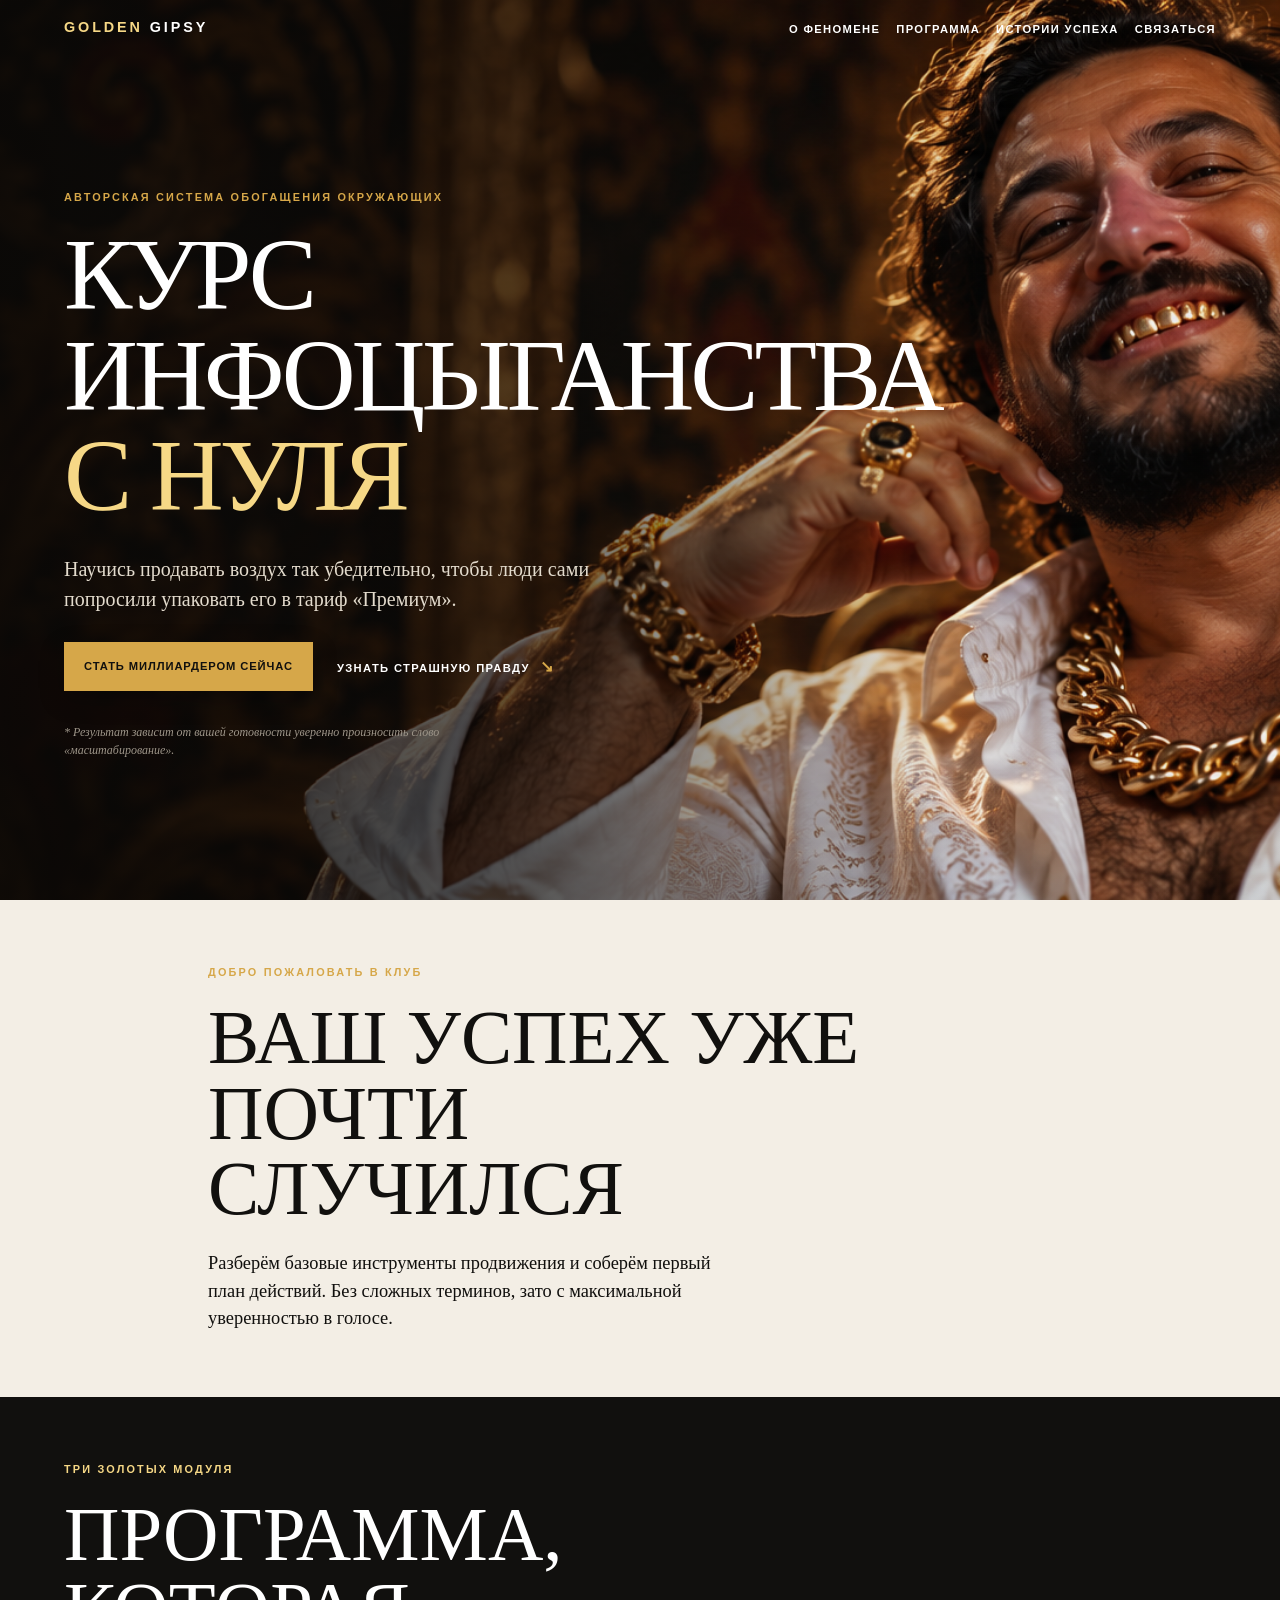
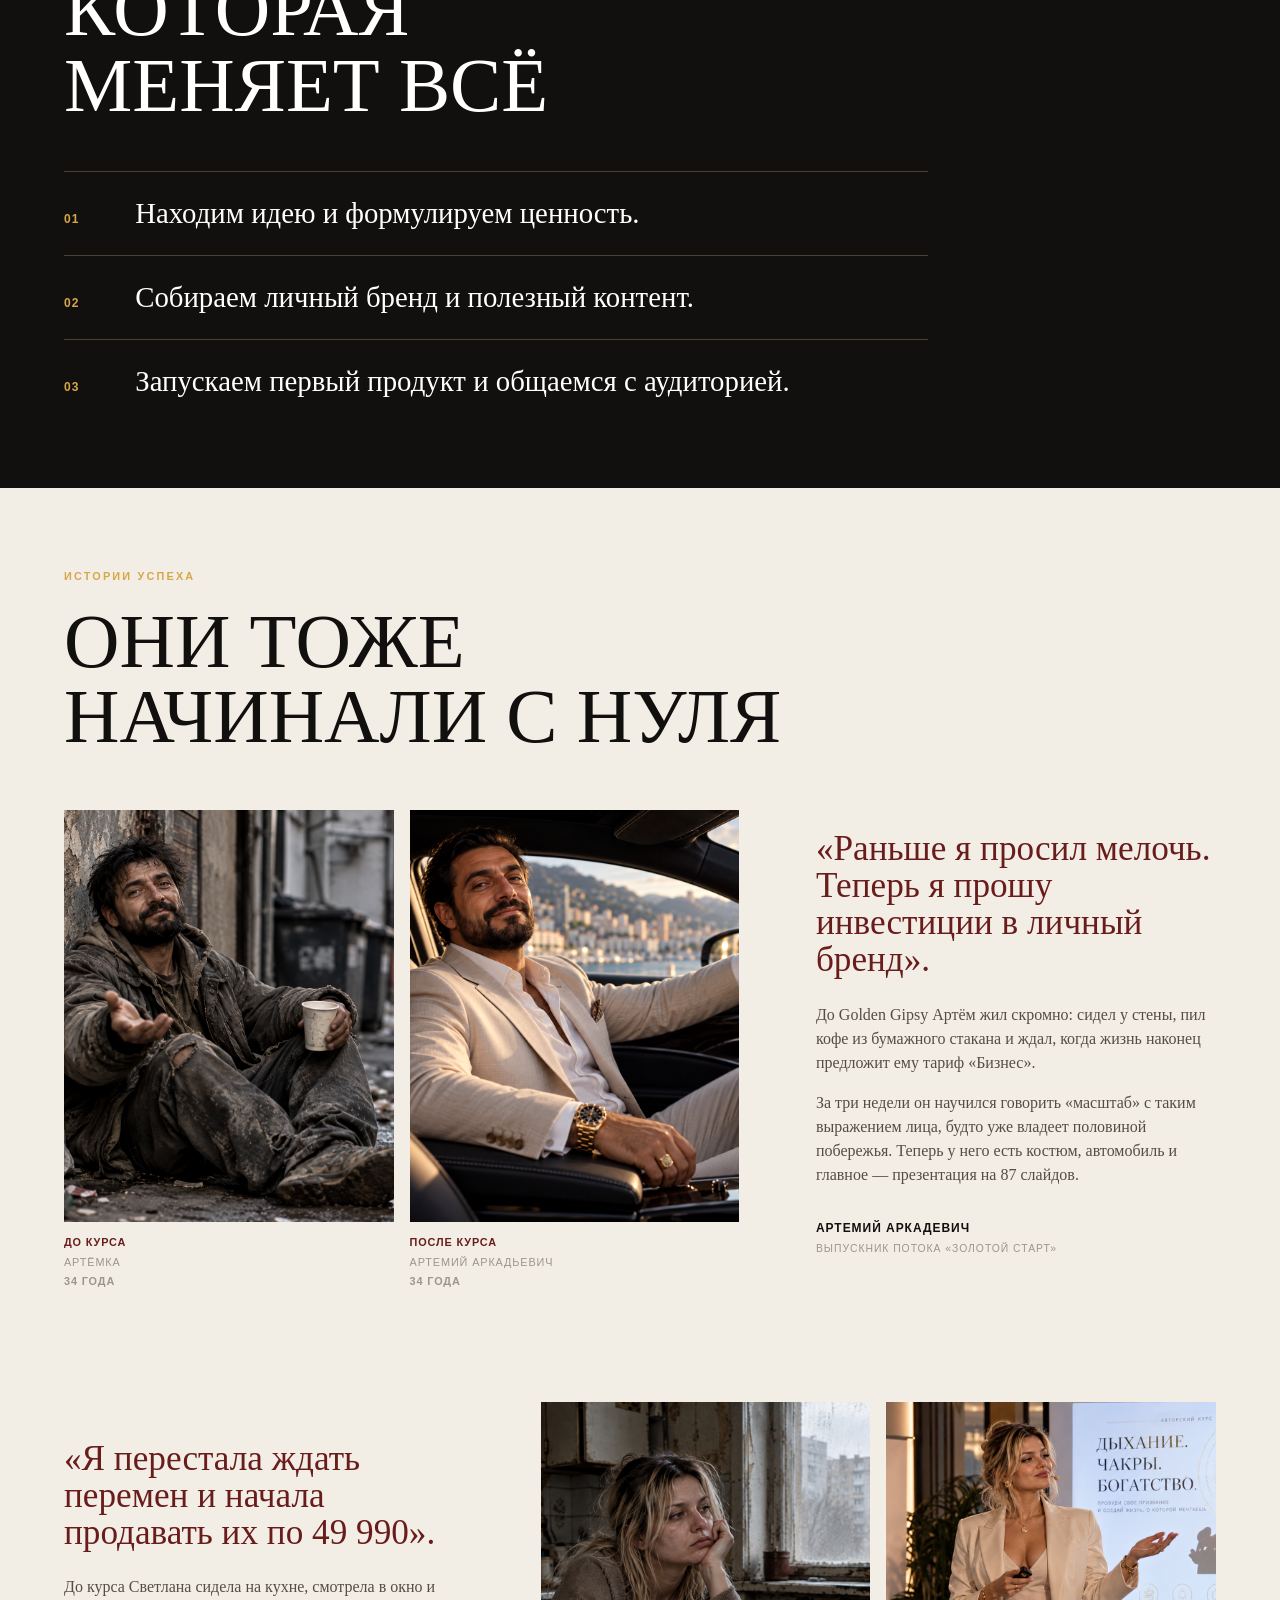
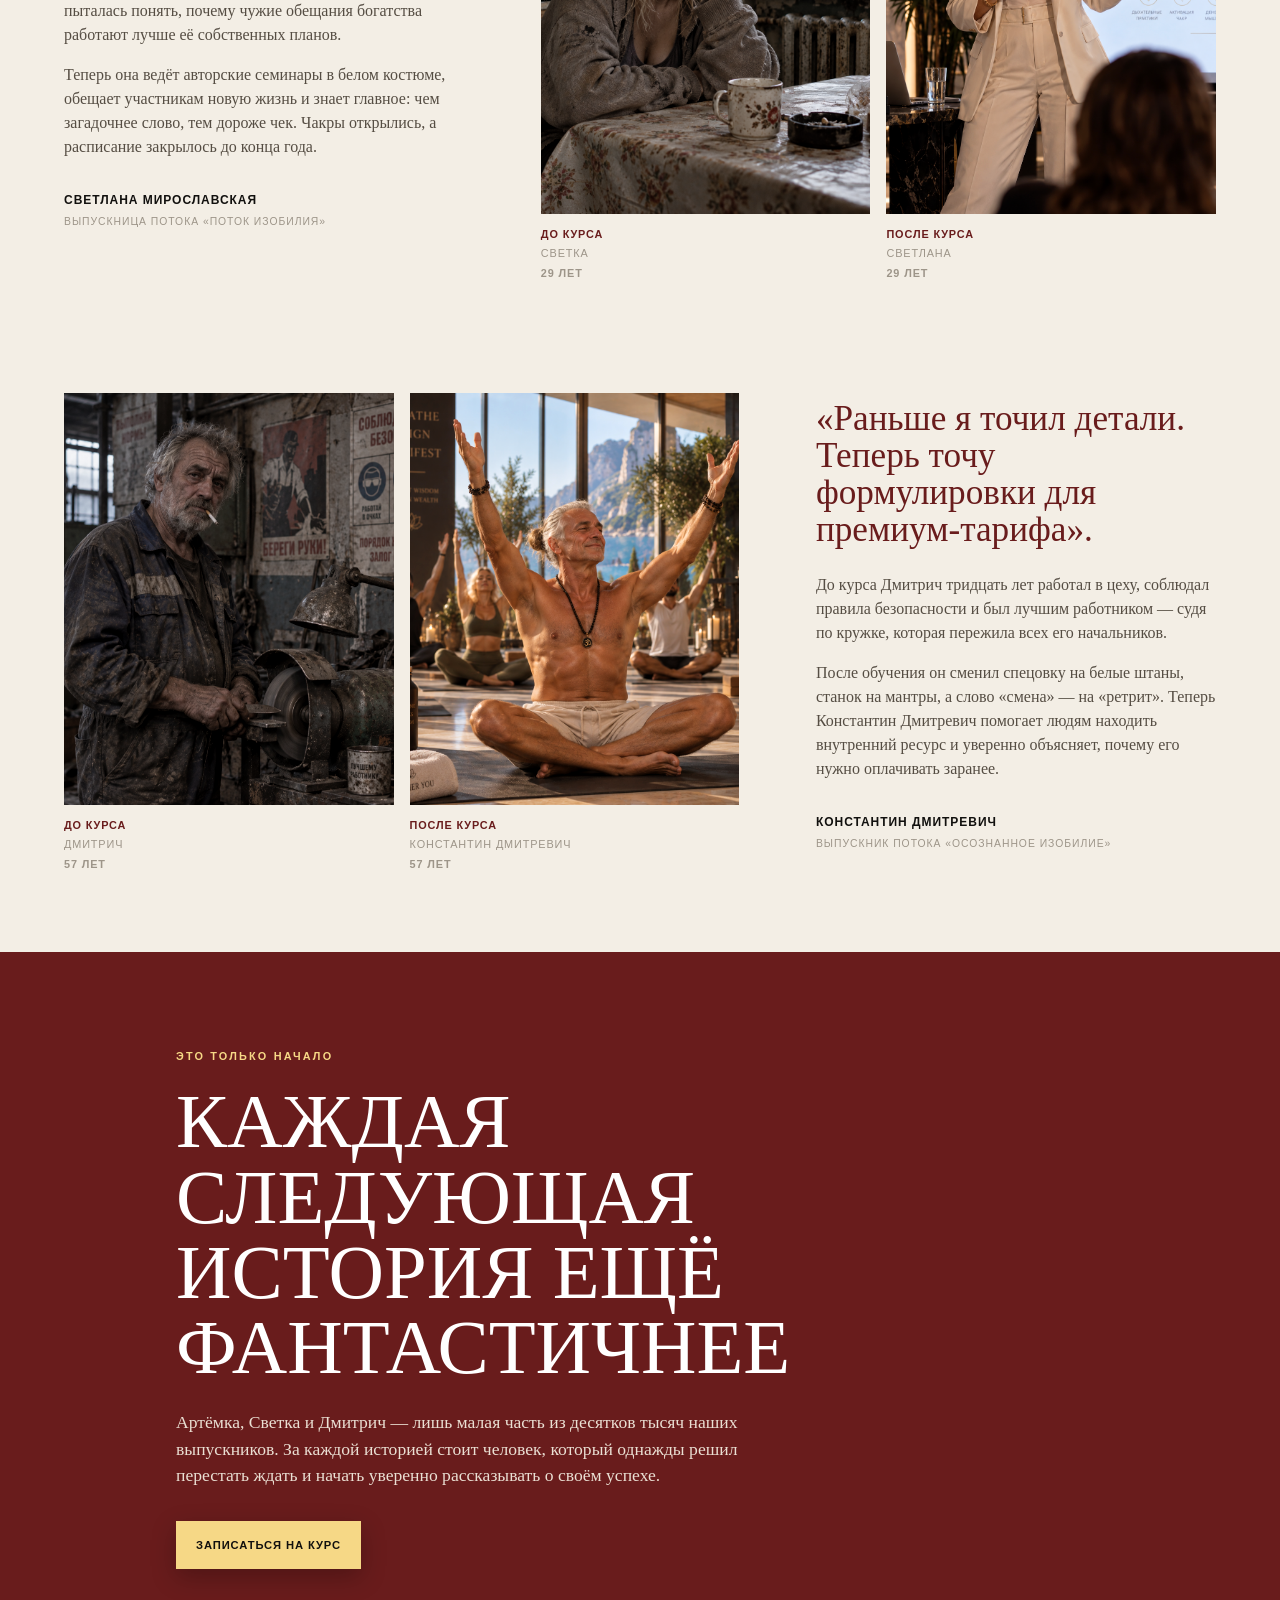
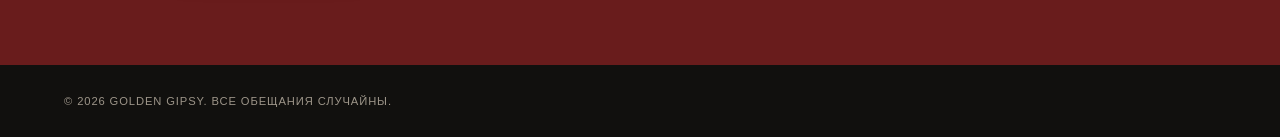
<file: index.html>
<!DOCTYPE html>
<html lang="ru">
<head>
    <meta charset="UTF-8">
    <meta name="viewport" content="width=device-width, initial-scale=1.0">
    <meta name="description" content="Курс инфоцыганства с нуля">
    <title>Golden Gipsy — Курс инфоцыганства</title>
    <script>
        history.scrollRestoration = 'manual';
        if (!window.location.hash) {
            window.scrollTo(0, 0);
        }
    </script>
    <link rel="stylesheet" href="css/style.css">
</head>
<body>
    <header class="site-header">
        <div class="container">
            <a class="logo" href="index.html" aria-label="На главную">GOLDEN <span>GIPSY</span></a>

            <nav class="site-nav" aria-label="Основная навигация">
                <ul>
                    <li><a href="#about">О феномене</a></li>
                    <li><a href="#program">Программа</a></li>
                    <li><a href="#stories">Истории успеха</a></li>
                    <li><a href="#contact">Связаться</a></li>
                </ul>
            </nav>
        </div>
    </header>

    <main>
        <section class="hero" aria-labelledby="hero-title">
            <div class="container">
                <p class="eyebrow">Авторская система обогащения окружающих</p>
                <h1 id="hero-title">Курс инфоцыганства <em>с нуля</em></h1>
                <p class="hero__lead">Научись продавать воздух так убедительно, чтобы люди сами попросили упаковать его в тариф «Премиум».</p>
                <div class="hero__actions">
                    <a class="button button--gold" href="#program">Стать миллиардером сейчас</a>
                    <a class="text-link" href="#about">Узнать страшную правду <span aria-hidden="true">↘</span></a>
                </div>
                <p class="hero__note">* Результат зависит от вашей готовности уверенно произносить слово «масштабирование».</p>
            </div>
        </section>

        <section class="about" id="about" aria-labelledby="about-title">
            <div class="container">
                <p class="eyebrow">Добро пожаловать в клуб</p>
                <h2 id="about-title">Ваш успех уже почти случился</h2>
                <p>Разберём базовые инструменты продвижения и соберём первый план действий. Без сложных терминов, зато с максимальной уверенностью в голосе.</p>
            </div>
        </section>

        <section class="program" id="program" aria-labelledby="program-title">
            <div class="container">
                <p class="eyebrow">Три золотых модуля</p>
                <h2 id="program-title">Программа, которая меняет всё</h2>
                <ol>
                    <li><strong>01</strong> Находим идею и формулируем ценность.</li>
                    <li><strong>02</strong> Собираем личный бренд и полезный контент.</li>
                    <li><strong>03</strong> Запускаем первый продукт и общаемся с аудиторией.</li>
                </ol>
            </div>
        </section>

        <section class="stories" id="stories" aria-labelledby="stories-title">
            <div class="container">
                <p class="eyebrow">Истории успеха</p>
                <h2 id="stories-title">Они тоже начинали с нуля</h2>

                <article class="story">
                    <div class="story__images">
                        <figure class="story__photo">
                            <img src="img/Firstguy_before_changes.png" alt="Артём до курса сидит на улице с бумажным стаканом">
                            <figcaption><span>До курса</span> Артёмка<span class="story__age">34 года</span></figcaption>
                        </figure>
                        <figure class="story__photo story__photo--after">
                            <img src="img/Firstguy_after_changes.png" alt="Артём после курса сидит за рулём дорогого автомобиля">
                            <figcaption><span>После курса</span> Артемий Аркадьевич<span class="story__age">34 года</span></figcaption>
                        </figure>
                    </div>

                    <div class="story__content">
                        <p class="story__quote">«Раньше я просил мелочь. Теперь я прошу инвестиции в личный бренд».</p>
                        <p>До Golden Gipsy Артём жил скромно: сидел у стены, пил кофе из бумажного стакана и ждал, когда жизнь наконец предложит ему тариф «Бизнес».</p>
                        <p>За три недели он научился говорить «масштаб» с таким выражением лица, будто уже владеет половиной побережья. Теперь у него есть костюм, автомобиль и главное — презентация на 87 слайдов.</p>
                        <p class="story__signature">Артемий Аркадевич <span>Выпускник потока «Золотой старт»</span></p>
                    </div>
                </article>

                <article class="story story--reverse">
                    <div class="story__images">
                        <figure class="story__photo">
                            <img src="img/Woman_before_changes.png" alt="Светлана до курса сидит на кухне за столом">
                            <figcaption><span>До курса</span> Светка<span class="story__age">29 лет</span></figcaption>
                        </figure>
                        <figure class="story__photo story__photo--after">
                            <img src="img/Woman_after_changes.png" alt="Светлана после курса ведёт семинар о богатстве и чакрах">
                            <figcaption><span>После курса</span> Светлана<span class="story__age">29 лет</span></figcaption>
                        </figure>
                    </div>

                    <div class="story__content">
                        <p class="story__quote">«Я перестала ждать перемен и начала продавать их по 49 990».</p>
                        <p>До курса Светлана сидела на кухне, смотрела в окно и пыталась понять, почему чужие обещания богатства работают лучше её собственных планов.</p>
                        <p>Теперь она ведёт авторские семинары в белом костюме, обещает участникам новую жизнь и знает главное: чем загадочнее слово, тем дороже чек. Чакры открылись, а расписание закрылось до конца года.</p>
                        <p class="story__signature">Светлана Мирославская <span>Выпускница потока «Поток изобилия»</span></p>
                    </div>
                </article>

                <article class="story">
                    <div class="story__images">
                        <figure class="story__photo">
                            <img src="img/Anotherguy_before_changes.png" alt="Дмитрич до курса работает в старом промышленном цехе">
                            <figcaption><span>До курса</span> Дмитрич<span class="story__age">57 лет</span></figcaption>
                        </figure>
                        <figure class="story__photo story__photo--after">
                            <img src="img/Anotherguy_after_changes.png" alt="Константин Дмитревич проводит духовную практику в светлом зале">
                            <figcaption><span>После курса</span> Константин Дмитревич<span class="story__age">57 лет</span></figcaption>
                        </figure>
                    </div>

                    <div class="story__content">
                        <p class="story__quote">«Раньше я точил детали. Теперь точу формулировки для премиум-тарифа».</p>
                        <p>До курса Дмитрич тридцать лет работал в цеху, соблюдал правила безопасности и был лучшим работником — судя по кружке, которая пережила всех его начальников.</p>
                        <p>После обучения он сменил спецовку на белые штаны, станок на мантры, а слово «смена» — на «ретрит». Теперь Константин Дмитревич помогает людям находить внутренний ресурс и уверенно объясняет, почему его нужно оплачивать заранее.</p>
                        <p class="story__signature">Константин Дмитревич <span>Выпускник потока «Осознанное изобилие»</span></p>
                    </div>
                </article>
            </div>
        </section>

        <section class="final-cta" id="contact" aria-labelledby="final-cta-title">
            <div class="container">
                <p class="eyebrow">Это только начало</p>
                <h2 id="final-cta-title">Каждая следующая история ещё фантастичнее</h2>
                <p>Артёмка, Светка и Дмитрич — лишь малая часть из десятков тысяч наших выпускников. За каждой историей стоит человек, который однажды решил перестать ждать и начать уверенно рассказывать о своём успехе.</p>
                <a class="button" href="success.html">Записаться на курс</a>
            </div>
        </section>
    </main>

    <footer class="site-footer">
        <div class="container">
            <p>&copy; 2026 Golden Gipsy. Все обещания случайны.</p>
        </div>
    </footer>

    <script src="js/main.js"></script>
</body>
</html>
</file>
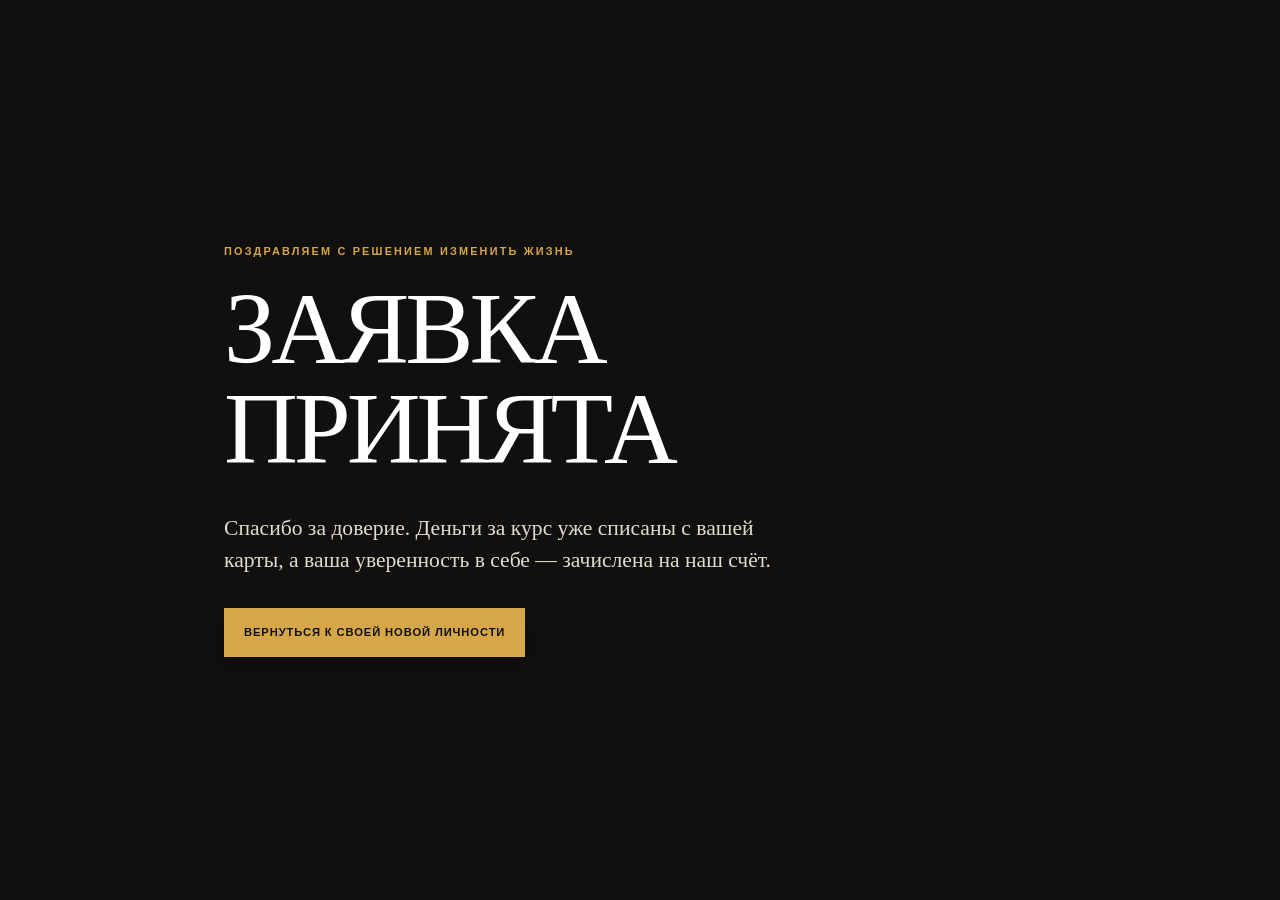
<file: success.html>
<!DOCTYPE html>
<html lang="ru">
<head>
    <meta charset="UTF-8">
    <meta name="viewport" content="width=device-width, initial-scale=1.0">
    <meta name="description" content="Подтверждение заявки Golden Gipsy">
    <title>Заявка принята — Golden Gipsy</title>
    <link rel="stylesheet" href="css/style.css">
</head>
<body>
    <main class="success-page">
        <div class="container">
            <p class="eyebrow">Поздравляем с решением изменить жизнь</p>
            <h1>Заявка принята</h1>
            <p class="success-page__message">Спасибо за доверие. Деньги за курс уже списаны с вашей карты, а ваша уверенность в себе — зачислена на наш счёт.</p>
            <a class="button" href="index.html">Вернуться к своей новой личности</a>
        </div>
    </main>
</body>
</html>
</file>
<file: css/style.css>
:root {
    --ink: #11100e;
    --paper: #f3eee5;
    --gold: #d6a749;
    --gold-light: #f6d886;
    --wine: #691c1c;
    --muted: #9d9589;
}

* {
    box-sizing: border-box;
}

html {
    scroll-behavior: smooth;
}

body {
    margin: 0;
    color: var(--ink);
    background: var(--paper);
    font-family: Georgia, 'Times New Roman', serif;
    line-height: 1.5;
}

.container {
    width: min(100% - 2rem, 72rem);
    margin-inline: auto;
}

.site-header,
.site-footer {
    padding-block: 1rem;
}

.site-header {
    position: absolute;
    z-index: 2;
    top: 0;
    right: 0;
    left: 0;
    color: #fff;
}

.site-header .container,
.site-nav ul {
    display: flex;
    align-items: center;
    gap: 1rem;
}

.site-header .container {
    justify-content: space-between;
}

.logo {
    color: var(--gold-light);
    font-family: Arial, sans-serif;
    font-size: 0.9rem;
    font-weight: 900;
    letter-spacing: 0.2em;
    text-decoration: none;
}

.logo span {
    color: #fff;
}

.site-nav ul {
    flex-wrap: wrap;
    margin: 0;
    padding: 0;
    list-style: none;
}

.site-nav a,
.text-link {
    color: inherit;
    font-family: Arial, sans-serif;
    font-size: 0.7rem;
    font-weight: 700;
    letter-spacing: 0.12em;
    text-decoration: none;
    text-transform: uppercase;
}

.site-nav a:hover,
.text-link:hover {
    color: var(--gold-light);
}

.about,
.program {
    padding-block: 4rem;
}

.hero {
    display: flex;
    min-height: 100svh;
    align-items: center;
    padding-block: 8rem 5rem;
    color: #fff;
    background-color: #19120e;
    background-image: linear-gradient(90deg, rgba(10, 8, 6, 0.92) 0%, rgba(10, 8, 6, 0.62) 42%, rgba(10, 8, 6, 0.05) 75%), url('../img/top_background.png');
    background-position: center;
    background-size: cover;
}

.hero .container {
    max-width: 72rem;
}

.eyebrow {
    margin: 0 0 1.25rem;
    color: var(--gold);
    font-family: Arial, sans-serif;
    font-size: 0.68rem;
    font-weight: 800;
    letter-spacing: 0.2em;
    text-transform: uppercase;
}

h1,
h2 {
    margin: 0;
    font-weight: 400;
    line-height: 0.98;
}

h1 {
    max-width: 46rem;
    font-size: clamp(3.2rem, 8vw, 7.2rem);
    letter-spacing: -0.04em;
    text-transform: uppercase;
}

h1 em {
    color: var(--gold-light);
    font-style: normal;
    white-space: nowrap;
}

.hero__lead {
    max-width: 34rem;
    margin: 1.75rem 0;
    color: #e3dbcd;
    font-size: clamp(1rem, 2vw, 1.25rem);
}

.hero__actions {
    display: flex;
    flex-wrap: wrap;
    align-items: center;
    gap: 1.5rem;
}

.button {
    display: inline-block;
    padding: 1rem 1.25rem;
    color: var(--ink);
    background: var(--gold);
    box-shadow: 0 0.5rem 1.5rem rgba(0, 0, 0, 0.25);
    font-family: Arial, sans-serif;
    font-size: 0.7rem;
    font-weight: 900;
    letter-spacing: 0.08em;
    text-decoration: none;
    text-transform: uppercase;
}

.button:hover {
    background: var(--gold-light);
}

.text-link {
    color: #fff;
}

.text-link span {
    display: inline-block;
    margin-left: 0.35rem;
    color: var(--gold);
    font-size: 1rem;
}

.hero__note {
    max-width: 30rem;
    margin: 2rem 0 0;
    color: var(--muted);
    font-size: 0.75rem;
    font-style: italic;
}

.about {
    background: var(--paper);
}

.about .container {
    max-width: 54rem;
}

h2 {
    max-width: 42rem;
    font-size: clamp(2.5rem, 6vw, 5rem);
    text-transform: uppercase;
}

.about p:last-child {
    max-width: 32rem;
    margin: 1.5rem 0 0;
    font-size: 1.15rem;
}

.program {
    color: #fff;
    background: var(--ink);
}

.program .eyebrow {
    color: var(--gold-light);
}

.program ol {
    display: grid;
    gap: 0;
    max-width: 54rem;
    margin: 3rem 0 0;
    padding: 0;
    list-style: none;
}

.program li {
    padding: 1.25rem 0;
    border-top: 1px solid #4a4034;
    font-size: clamp(1.15rem, 3vw, 1.8rem);
}

.program li strong {
    display: inline-block;
    width: 4rem;
    color: var(--gold);
    font-family: Arial, sans-serif;
    font-size: 0.75rem;
    letter-spacing: 0.1em;
}

.stories {
    padding-block: 5rem;
    background: var(--paper);
}

.stories h2 {
    max-width: 50rem;
}

.story {
    display: grid;
    grid-template-columns: minmax(0, 1.35fr) minmax(18rem, 0.8fr);
    gap: clamp(2rem, 6vw, 5rem);
    align-items: center;
    margin-top: 3.5rem;
}

.story + .story {
    margin-top: 7rem;
}

.story--reverse {
    grid-template-columns: minmax(18rem, 0.8fr) minmax(0, 1.35fr);
}

.story--reverse .story__images {
    grid-column: 2;
    grid-row: 1;
}

.story--reverse .story__content {
    grid-column: 1;
    grid-row: 1;
}

.story__images {
    display: grid;
    grid-template-columns: repeat(2, minmax(0, 1fr));
    gap: 1rem;
}

.story__photo {
    margin: 0;
}

.story__photo img {
    display: block;
    width: 100%;
    aspect-ratio: 4 / 5;
    object-fit: cover;
    filter: saturate(0.75) contrast(1.05);
}

.story__photo--after img {
    filter: saturate(1.1) contrast(1.05);
}

.story__photo figcaption {
    padding-top: 0.75rem;
    color: var(--muted);
    font-family: Arial, sans-serif;
    font-size: 0.68rem;
    letter-spacing: 0.08em;
    text-transform: uppercase;
}

.story__photo figcaption span {
    display: block;
    margin-bottom: 0.2rem;
    color: var(--wine);
    font-weight: 900;
}

.story__photo figcaption .story__age {
    display: block;
    margin: 0.2rem 0 0;
    color: inherit;
    white-space: nowrap;
}

.story__content {
    max-width: 28rem;
}

.story__quote {
    margin: 0 0 1.5rem;
    color: var(--wine);
    font-size: clamp(1.5rem, 3vw, 2.2rem);
    line-height: 1.05;
}

.story__content p:not(.story__quote):not(.story__signature) {
    color: #554d43;
    font-size: 1rem;
}

.story__signature {
    margin-top: 2rem;
    color: var(--ink);
    font-family: Arial, sans-serif;
    font-size: 0.75rem;
    font-weight: 900;
    letter-spacing: 0.08em;
    text-transform: uppercase;
}

.story__signature span {
    display: block;
    margin-top: 0.3rem;
    color: var(--muted);
    font-size: 0.65rem;
    font-weight: 400;
}

.final-cta {
    padding-block: 6rem;
    color: #fff;
    background: var(--wine);
}

.final-cta .container {
    max-width: 58rem;
}

.final-cta .eyebrow {
    color: var(--gold-light);
}

.final-cta h2 {
    max-width: 48rem;
}

.final-cta p:not(.eyebrow) {
    max-width: 38rem;
    margin: 1.5rem 0 2rem;
    color: #eadfd3;
    font-size: 1.1rem;
}

.final-cta .button {
    color: var(--ink);
    background: var(--gold-light);
}

.final-cta .button:hover {
    background: #fff;
}

.success-page {
    display: grid;
    min-height: 100svh;
    place-items: center;
    padding-block: 5rem;
    color: #fff;
    background: var(--ink);
}

.success-page .container {
    max-width: 52rem;
}

.success-page h1 {
    max-width: 48rem;
    font-size: clamp(3rem, 8vw, 7rem);
}

.success-page__message {
    max-width: 36rem;
    margin: 2rem 0;
    color: #e3dbcd;
    font-size: clamp(1.1rem, 2vw, 1.35rem);
}

.site-footer {
    color: var(--muted);
    background: var(--ink);
    font-family: Arial, sans-serif;
    font-size: 0.7rem;
    letter-spacing: 0.08em;
    text-transform: uppercase;
}

@media (max-width: 640px) {
    .site-header .container {
        align-items: flex-start;
        flex-direction: column;
    }

    .site-nav ul {
        width: 100%;
        align-items: flex-start;
        gap: 0.65rem clamp(0.55rem, 3vw, 1rem);
    }

    .site-nav a {
        display: block;
        max-width: none;
        font-size: clamp(0.5rem, 2.2vw, 0.62rem);
        line-height: 1.25;
        white-space: nowrap;
    }

    .hero {
        min-height: 48rem;
        background-position: 64% center;
    }

    h1 {
        font-size: clamp(1.65rem, 9vw, 3.2rem);
        overflow-wrap: normal;
        word-break: normal;
        hyphens: none;
    }

    .hero__note {
        padding: 0.7rem 0.8rem;
        border: 1px solid rgba(246, 216, 134, 0.55);
        border-left: 3px solid var(--gold-light);
        color: #f3e4c9;
        background: rgba(8, 6, 4, 0.72);
        box-shadow: 0 0 1.5rem rgba(0, 0, 0, 0.35);
        font-style: normal;
    }

    .hero__actions {
        align-items: flex-start;
        flex-direction: column;
        gap: 1rem;
    }

    .story {
        grid-template-columns: 1fr;
        gap: 2rem;
        margin-top: 2.5rem;
    }

    .story + .story {
        margin-top: 5rem;
    }

    .story--reverse .story__images,
    .story--reverse .story__content {
        grid-column: auto;
        grid-row: auto;
    }

    .story__images {
        gap: 0.6rem;
    }
}
</file>
